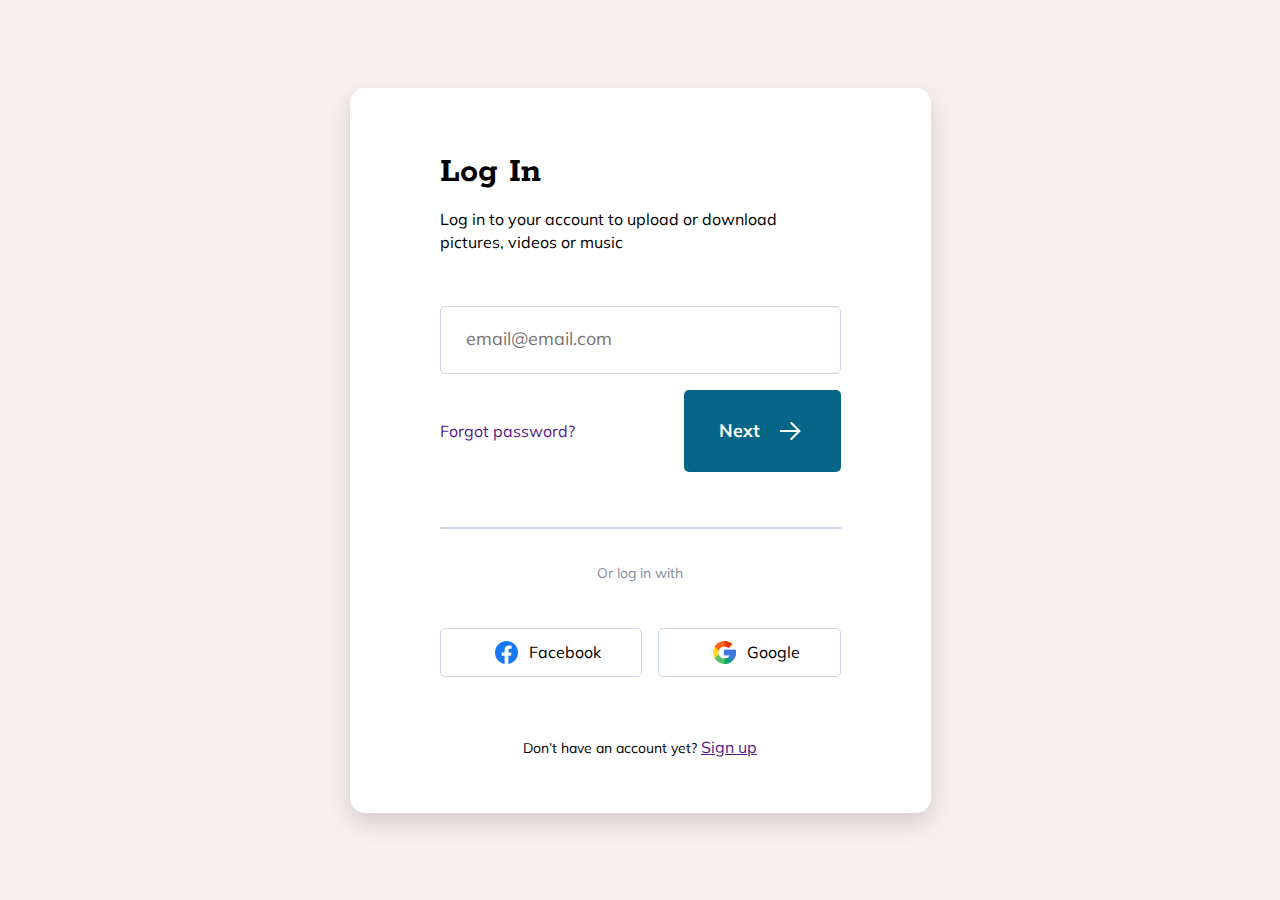
<file: casa-03/index.html>
<!DOCTYPE html>
<html lang="pt-br">

<head>
    <meta charset="UTF-8">
    <meta http-equiv="X-UA-Compatible" content="IE=edge">
    <meta name="viewport" content="width=device-width, initial-scale=1.0">
    <link rel="preconnect" href="https://fonts.googleapis.com">
    <link rel="preconnect" href="https://fonts.gstatic.com" crossorigin>
    <link href="https://fonts.googleapis.com/css2?family=Mulish:wght@400;700&family=Rokkitt:wght@700&display=swap"
        rel="stylesheet">
    <link rel="stylesheet" href="style.css">
    <title>Exercicio 3</title>
</head>

<body>
    <div class="container">
        <h1>Log In</h1>

        <h2>Log in to your account to upload or download pictures, videos or music</h2>

        <input type="email" placeholder="email@email.com">
        <div class="row">
            <a href="">Forgot password?</a>
            <button>Next <img src="./assets/seta.svg" alt=""></button>
        </div>
        <hr>
        <p class="p-text">Or log in with</p>
        <div class="row">
            <button class="social right"><img src="./assets/facebook.svg" alt=""> Facebook</button>
            <button class="social left"> <img src="./assets/google.svg" alt=""> Google</button>
        </div>

        <p class="p-footer">Don’t have an account yet? <a href="">Sign up</a></p>

    </div>
</body>

</html>
</file>
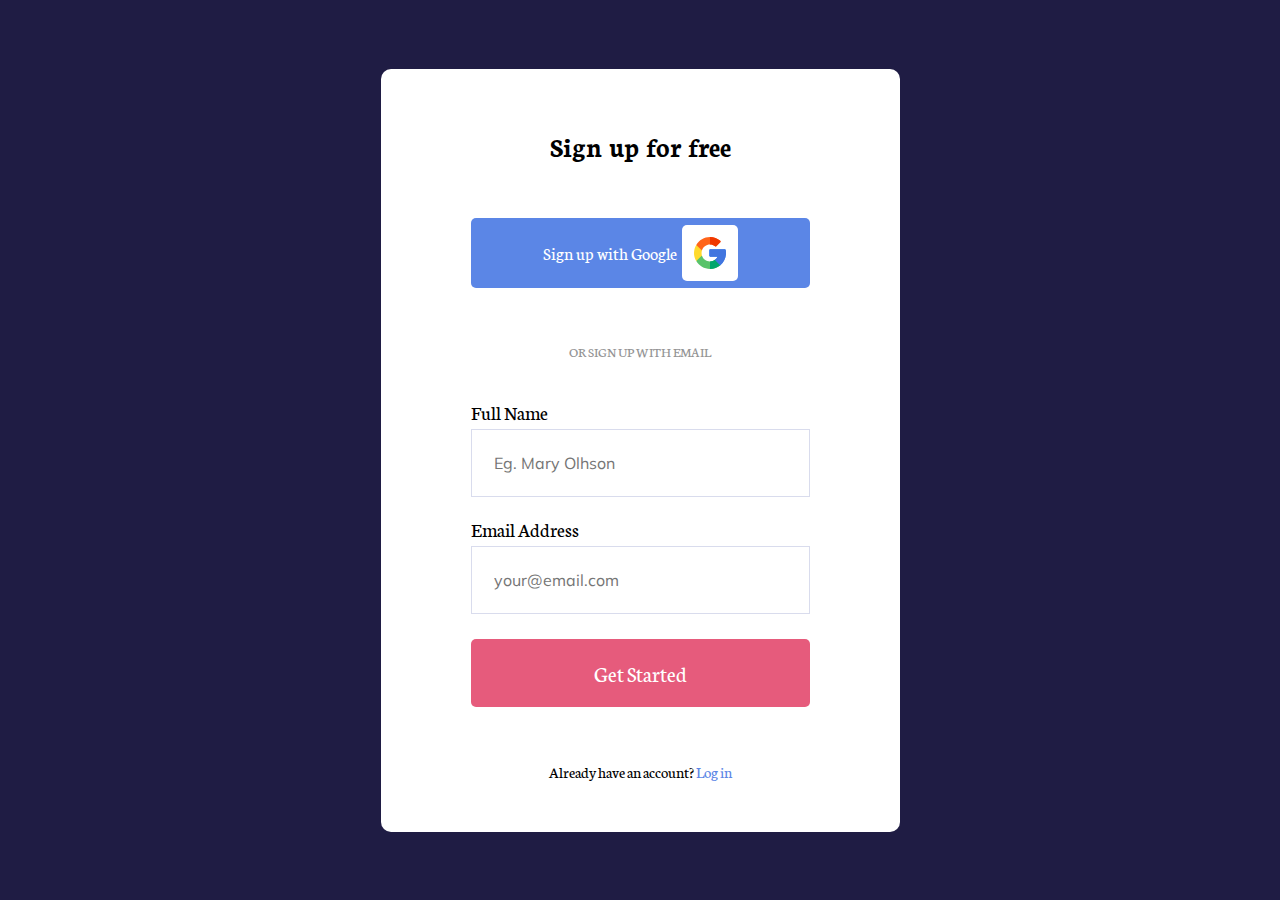
<file: casa-04/index.html>
<!DOCTYPE html>
<html lang="pt-br">

<head>
    <meta charset="UTF-8">
    <meta http-equiv="X-UA-Compatible" content="IE=edge">
    <meta name="viewport" content="width=device-width, initial-scale=1.0">
    <link rel="stylesheet" href="style.css">
    <link rel="preconnect" href="https://fonts.googleapis.com">
    <link rel="preconnect" href="https://fonts.gstatic.com" crossorigin>
    <link href="https://fonts.googleapis.com/css2?family=Neuton:wght@400;700&display=swap" rel="stylesheet">
    <link href="https://fonts.googleapis.com/css2?family=Mulish:wght@400;600;700&display=swap" rel="stylesheet">
    <title>Exercício 4</title>
</head>

<body>
    <div class="container">
        <h1>Sign up for free</h1>
        <button class="btn-google">Sign up with Google <img class="logo-google" src="./assets/google.svg" alt="">
        </button>
        <h2>Or sign up with email</h2>

        <div class="input">
            <label for="">Full Name</label>
            <input type="text" placeholder="Eg. Mary Olhson">
        </div>
        <div class="input">
            <label for="">Email Address</label>
            <input type="email" placeholder="your@email.com">
        </div>

        <button class="btn-danger">Get Started</button>

        <p>Already have an account? <a href="">Log in</a></p>
    </div>
</body>

</html>
</file>
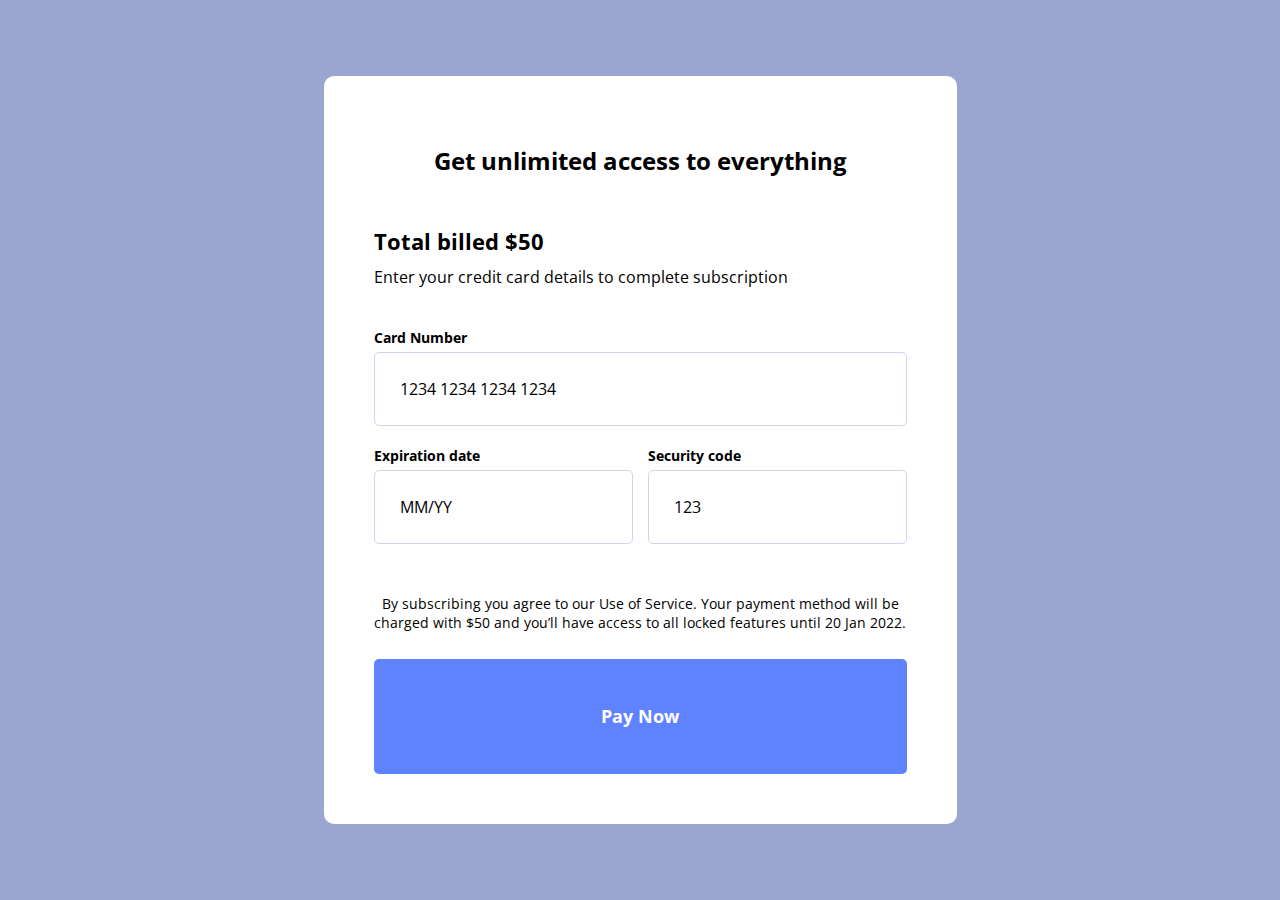
<file: classe-01/index.html>
<!DOCTYPE html>
<html lang="pt-br">

<head>
    <meta charset="UTF-8">
    <meta http-equiv="X-UA-Compatible" content="IE=edge">
    <meta name="viewport" content="width=device-width, initial-scale=1.0">
    <link rel="stylesheet" href="style.css">
    <link rel="preconnect" href="https://fonts.googleapis.com">
    <link rel="preconnect" href="https://fonts.gstatic.com" crossorigin>
    <link href="https://fonts.googleapis.com/css2?family=Open+Sans:wght@400;700&display=swap" rel="stylesheet">
    <title>Exercício 1</title>
</head>

<body>
    <div class="container">
        <h1>Get unlimited access to everything</h1>
        <div class="info-container">
            <h2>Total billed $50</h2>
            <h3>Enter your credit card details to complete subscription</h3>
        </div>
        <div class="input-container">
            <div class="column">
                <label for="card-number">Card Number</label>
                <input id="card-number" type="text" maxlength="16" placeholder="1234 1234 1234 1234">
            </div>
            <div class="row">
                <div class="column left">
                    <label for="exp-date">Expiration date</label>
                    <input id="exp-date" type="text" placeholder="MM/YY" maxlength="4">
                </div>
                <div class="column right">
                    <label for="sec-code">Security code</label>
                    <input id="sec-code" type="text" placeholder="123" maxlength="3">
                </div>
            </div>
        </div>
        <p>By subscribing you agree to our Use of Service. Your payment method will be charged with $50 and you’ll have
            access to all locked features until 20 Jan 2022.</p>
        <button>Pay Now</button>
    </div>
</body>

</html>
</file>
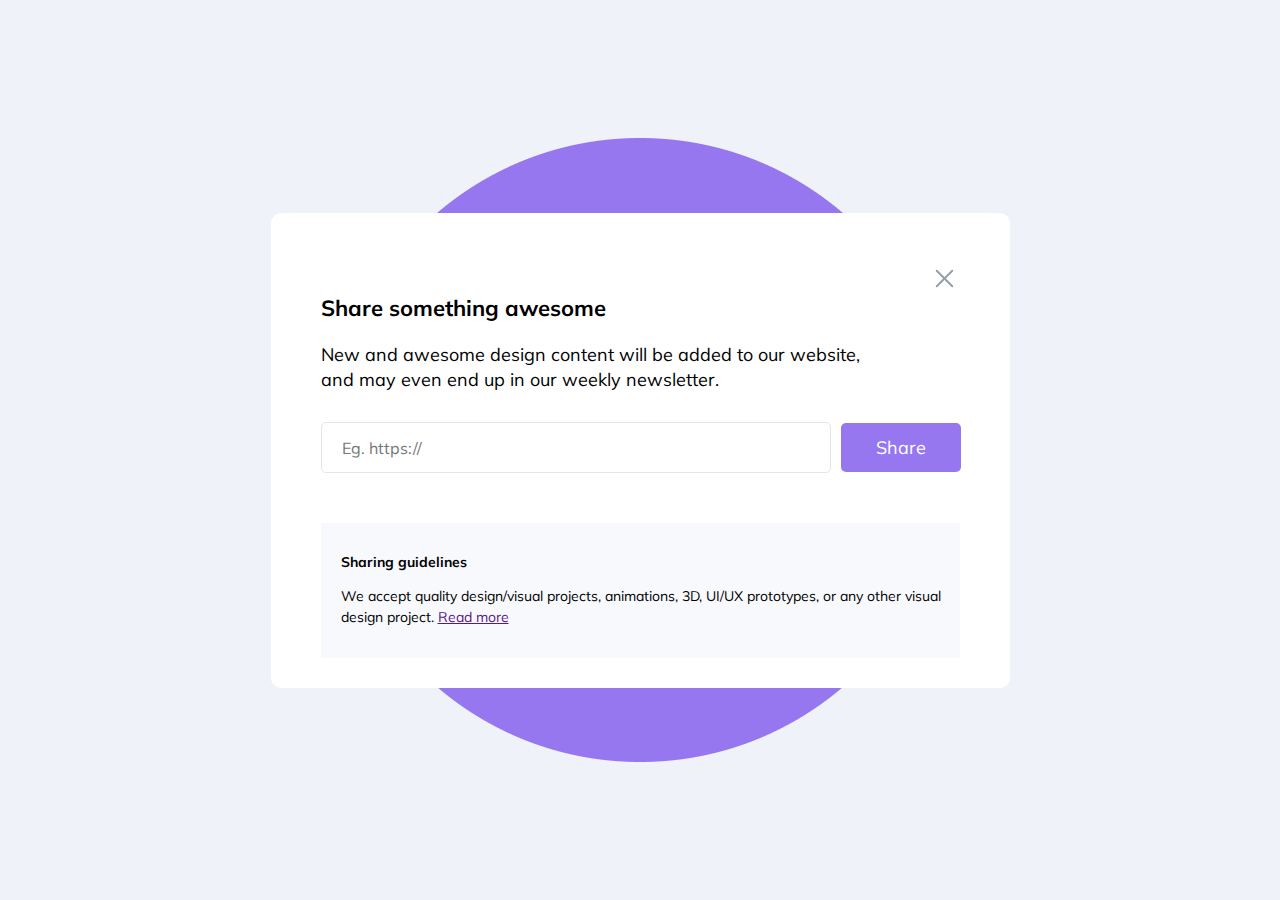
<file: classe-02/index.html>
<!DOCTYPE html>
<html lang="pt-br">

<head>
    <meta charset="UTF-8">
    <meta http-equiv="X-UA-Compatible" content="IE=edge">
    <meta name="viewport" content="width=device-width, initial-scale=1.0">
    <link rel="preconnect" href="https://fonts.googleapis.com">
    <link rel="preconnect" href="https://fonts.gstatic.com" crossorigin>
    <link href="https://fonts.googleapis.com/css2?family=Mulish:wght@400;600;700&display=swap" rel="stylesheet">
    <link rel="stylesheet" href="style.css">
    <title>Exercicio 2</title>
</head>

<body>

    <div class="container">
        <div class="btn-close">
            <img src="./assets/close-icon.svg" alt="">
        </div>
        <div class="info-one">
            <h1>Share something awesome</h1>
            <h2>New and awesome design content will be added to our website, and may even end up in our weekly
                newsletter.
            </h2>
        </div>
        <div class="share">
            <input type="text" placeholder="Eg. https://">
            <div class="row">
                <button>Share</button>
            </div>
        </div>

        <div class="info-two">
            <h3>Sharing guidelines</h3>
            <p>We accept quality design/visual projects, animations, 3D, UI/UX prototypes, or any other visual design
                project. <a href="">Read more</a></p>
        </div>


    </div>

</body>

</html>
</file>
<file: casa-03/style.css>
* {
    margin: 0;
    padding: 0;
    box-sizing: border-box;
    font-family: 'Mulish', sans-serif;
}

body {
    display: flex;
    flex-direction: column;
    align-items: center;
    height: 100vh;
    background-color: #F8EFEF;
    justify-content: center;
}

.container {
    display: flex;
    flex-direction: column;
    background-color: #ffffff;
    padding: 64px 90px 56px 90px;
    border-radius: 15px;
    box-shadow: 0px 10px 24px 0px #00000026;
}

h1 {
    font-family: 'Rokkitt', serif;
    font-weight: 700;
    font-size: 36px;
    line-height: 41px;
}

h2 {
    font-weight: 400;
    font-size: 16px;
    line-height: 23px;
    margin: 15px 0 52px 0;
    max-width: 339px;
}

input {
    border-radius: 5px;
    border: 1px solid #CAD6E4;
    padding: 25px 0 25px 25px;
}

input::placeholder {
    font-weight: 400;
    font-size: 18px;
    line-height: 23px;
}

.row {
    display: flex;
    justify-content: space-between;
    margin-top: 16px;
    align-items: baseline;
}

a {
    font-weight: 400;
    font-size: 16px;
    line-height: 20px; 
    text-decoration: none; 
}

button {
    display: flex;
    align-items: center;
    font-weight: bold;
    font-size: 18px;
    line-height: 23px;
    color: #ffffff;
    padding: 25px 35px 25px 35px;
    background-color: #046586;
    border-radius: 5px;
    border: 0px;
}

button img {
    margin-left: 14px;
}

hr {
    border: 1px solid #CAD6E4;
    margin: 55px 0 35px;
}

p.p-text {
    text-align: center;
    font-weight: 400;
    font-size: 14px;
    line-height: 18px;
    color:#838A9E;
}

button.social {
    background-color: #ffffff;
    padding: 12px 40px;
    color: #000000;
    font-weight: 400;
    font-size: 16px;
    line-height: 20px;
    border: 1px solid #CAD6E4;
    border-radius: 5px;
    margin-bottom: 60px;
    margin-top: 30px;
}

button.social:hover {
    border: 1px solid #000000;
}

.right {
 margin-right: 8px;
}

.left {
    margin-left: 8px;
   }

button.social img {
    padding-right: 11px;
    max-width: 34px;
    max-height: 34px;
}

p.p-footer {
    text-align: center;
    font-weight: 400;
    font-size: 14px;
    line-height: 18px;
    color:#000000;
}

p.p-footer a {
    text-decoration: underline;
}

/* font-family: 'Mulish', sans-serif;
font-family: 'Rokkitt', serif; */
</file>
<file: casa-04/style.css>
* {
    margin: 0;
    padding: 0;
    box-sizing: border-box;
    font-family: 'Neuton', serif;
}

body {
    display: flex;
    height: 100vh;
    flex-direction: column;
    align-items: center;
    justify-content: center;
    background-color: #1F1C44;
}

.container {
    display: flex;
    flex-direction: column;
    align-items: center;
    padding: 60px 90px 50px 90px;
    background-color: #ffffff;
    border-radius: 10px;
}

h1 {
    font-weight: 700;
    font-size: 28px;
    line-height: 35px;
}


button img {
    margin-left: 5px;
}

.btn-google {
    display: flex;
    align-items: center;
    margin: 54px 0 55px;
    padding: 7px 72px 7px 72px;
    border-radius: 5px;
    border: 0px;
    background-color: #5B86E6;
    font-weight: normal;
    font-size: 18px;
    line-height: 23px;
    color: #ffffff;
}

.logo-google {
    background-color: #ffffff;
    padding: 12px;
    border-radius: 5px;
}

h2 {
    font-weight: 400;
    font-size: 14px;
    line-height: 18px;
    color: #949495;
    text-transform: uppercase;
    margin-bottom: 19px;
}

div.input {
    display: flex;
    flex-direction: column;
    width: 100%;
}

label {
    font-weight: 400;
    font-size: 20px;
    line-height: 25px;
    margin-bottom: 4px;
    margin-top: 20px;
}

input {
    padding: 25px 0 24px 22px;
    border: 1px solid #D9DCED;
}

input::placeholder {
    font-weight: 400;
    font-size: 16px;
    line-height: 20px;
    font-family: Mulish;
}

.btn-danger {
    background-color: #E65B7C;
    padding: 20px 123px;
    color: #ffffff;
    font-weight: 400;
    font-size: 22px;
    line-height: 28px;
    border: 0px;
    border-radius: 5px;
    margin: 25px 0 55px 0;
}

p {
    font-size: 16px;
    line-height: 20px;
    text-align: center;
}

a {
    text-decoration: none;
    color: #5B86E6;
}
</file>
<file: classe-01/style.css>
* {
    margin: 0;
    padding: 0;
    box-sizing: border-box;
    font-family: 'Open Sans', sans-serif;
    font-size: 14px;
    font-weight: 400;
}

body {
    display: flex;
    justify-content: center;
    height: 100vh;
    background-color: #9AA6CF;
    align-items: center;
}

.container {
    display: flex;
    flex-direction: column;
    padding: 70px 50px 50px 50px;
    background-color: #ffffff;
    max-width: 693px;
    border-radius: 10px;
}

.input-container {
    display: flex;
}

h1 {
    text-align: center;
    font-weight: 700;
    font-size: 24px;
    line-height: 30px;
}

h2 {
    font-weight: 700;
    font-size: 22px;
    line-height: 29,96px;
    margin: 50px 0 10px 0;
}

h3 {
    font-weight: 400;
    font-size: 16px;
    line-height: 22px;
    margin: 10px 0 20px 0;
}

.input-container {
    display: flex;
    flex-direction: column;
}

label {
    font-weight: 700;
    font-size: 14px;
    line-height: 19px;
    margin-bottom: 5px;
}

input {
    border: 1px solid #CED5EC;
    min-height: 74px;
    border-radius: 5px;
    padding-left: 25px;
}

input:focus {
    all: unset;
    border: 1px solid #5F82FF;
    box-sizing: border-box;
    min-height: 74px;
    border-radius: 5px;
    padding-left: 25px;
}

input::placeholder {
    font-weight: 400;
    font-size: 16px;
    line-height: 22px;
    color: #000000;
}

.column {
    display: flex;
    flex-direction: column;
    flex-grow: 1;
    margin-top: 20px;
}

.left {
    margin-right: 7.5px;
}

.right {
    margin-left: 7.5px;
}

.row {
    display: flex;
    justify-content: center;
}

p {
    margin: 50px 0 27px 0;
    text-align: center;
    max-width: 533px;
}

button {
    min-height: 115px;
    border-radius: 5px;
    background-color: #5F82FF;
    color: #ffffff;
    font-weight: 700;
    font-size: 18px;
    line-height: 25px;
    border: 0px;
}

button:hover {
    background-color: #093DF3;
}
</file>
<file: classe-02/style.css>
* {
    margin: 0;
    padding: 0;
    box-sizing: border-box;
    font-family: 'Mulish', sans-serif;
}

body {
    display: flex;
    height: 100vh;
    flex-direction: column;
    justify-content: center;
    align-items: center;
    background-color: #EFF2F8;
    background-image: url("./assets/background.png");
    background-position: center;
    
}

.container {
    display: flex;
    width: 100vh;
    flex-direction: column;
    max-width: 739px;
    padding: 50px 50px 30px 50px;
    background-color: #ffffff;
    border-radius: 10px;
}

.btn-close{
    display: flex;
    width: 100%;
    justify-content: flex-end;
}

.info-one {
    display: flex;
    flex-direction: column;
    
}

.share {
    display: flex;
    align-items: baseline;
    
}


h1 {
    font-weight: 700;
    font-size: 22px;
    line-height: 28px;
}

h2 {
    font-weight: 400;
    font-size: 18px;
    line-height: 25px;
    margin: 20px 0 30px 0;
    max-width: 557px;
}

input {
    min-width: 510px;
    margin-right: 10px;
    margin-bottom: 50px;
    padding: 15px 0 14px 20px;
    font-weight: 400;
    font-size: 16px;
    line-height: 20px;
    border: 1px solid #E5E5E5;
    border-radius: 5px;
}

button {
    border: 0px;
    padding: 12px 35px;
    background-color: #9677EF;
    border-radius: 5px;
    font-weight: 400;
    font-size: 18px;
    line-height: 25px;
    color: #ffffff;
}

button:hover {
    background-color: #9677EFCC;
}

.info-two {
    display: flex;
    flex-direction: column;
    padding: 30px 0 30px 20px;
    background-color: #F8F9FD;
}

h3 {
    font-weight: 700;
    font-size: 14px;
    line-height: 18px;
}

p {
    font-weight: 400;
    font-size: 14px;
    line-height: 21px;
    margin-top: 15px;
}
</file>
